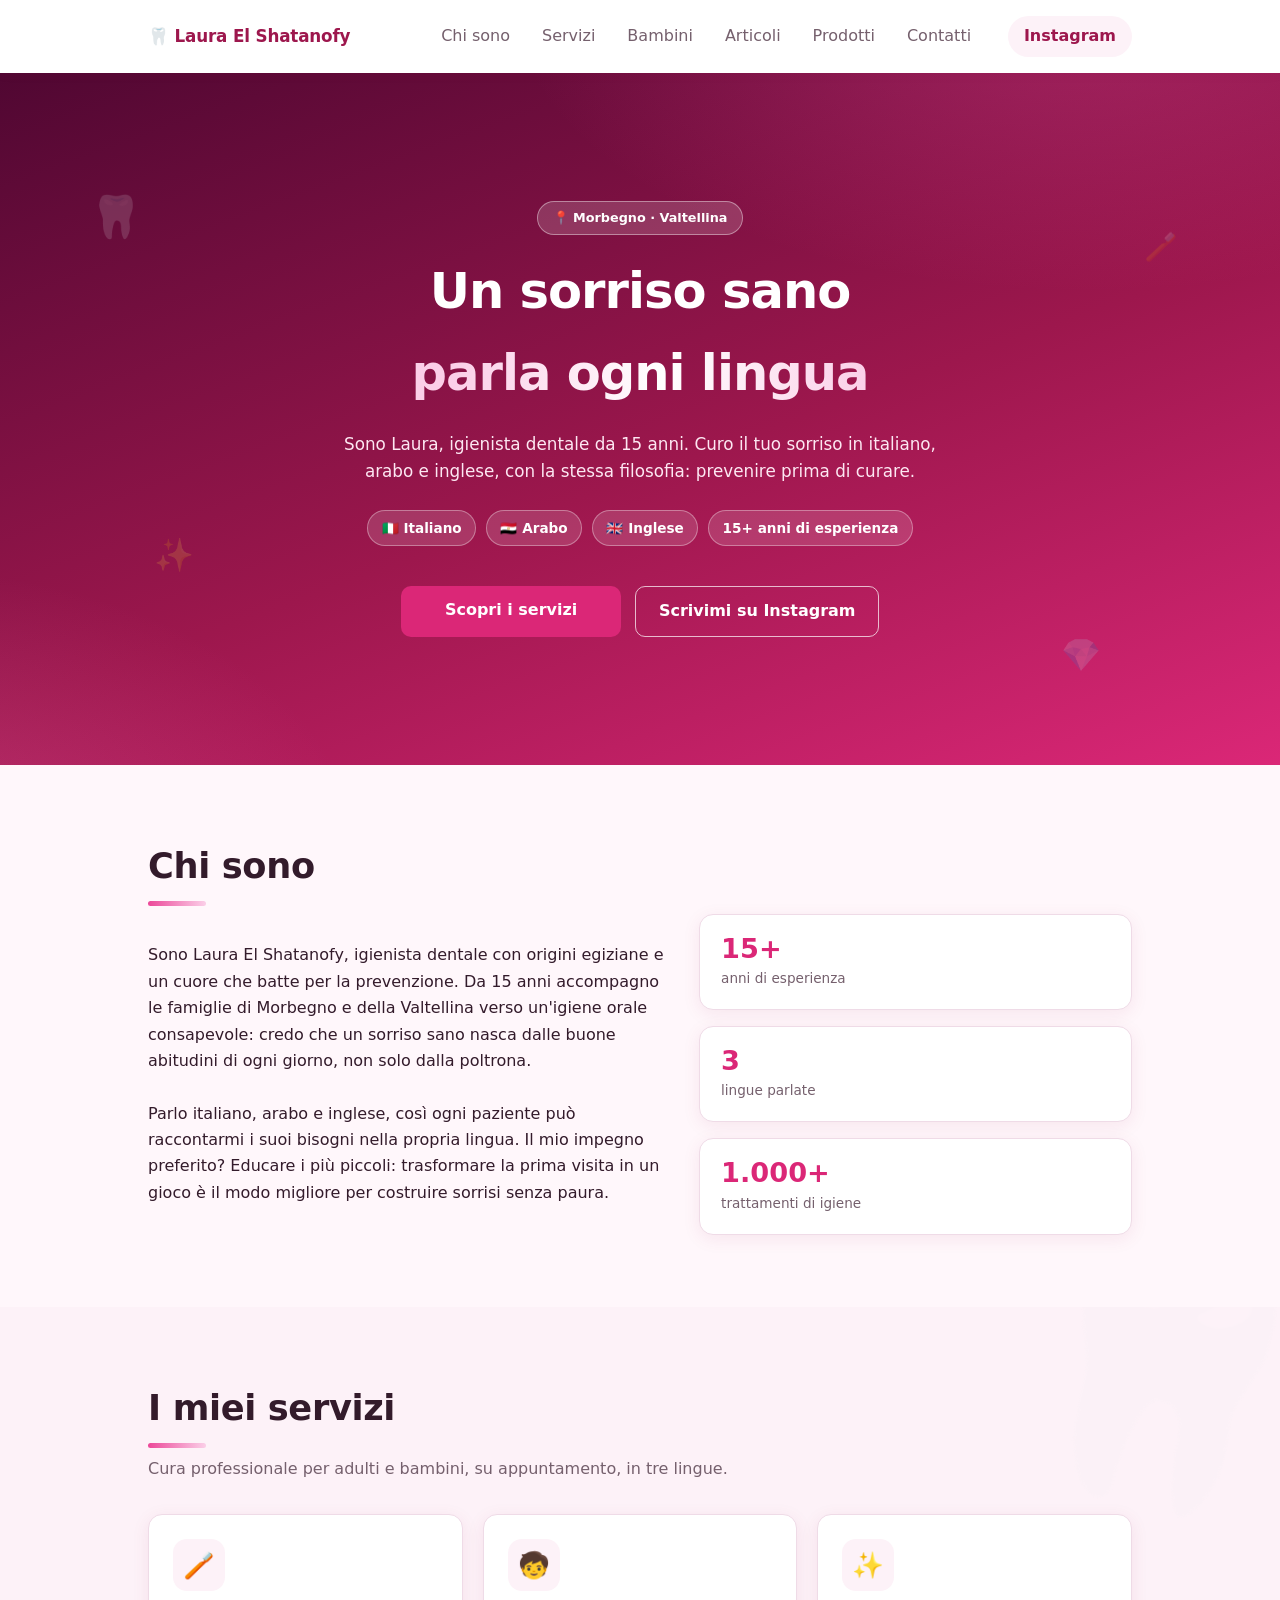
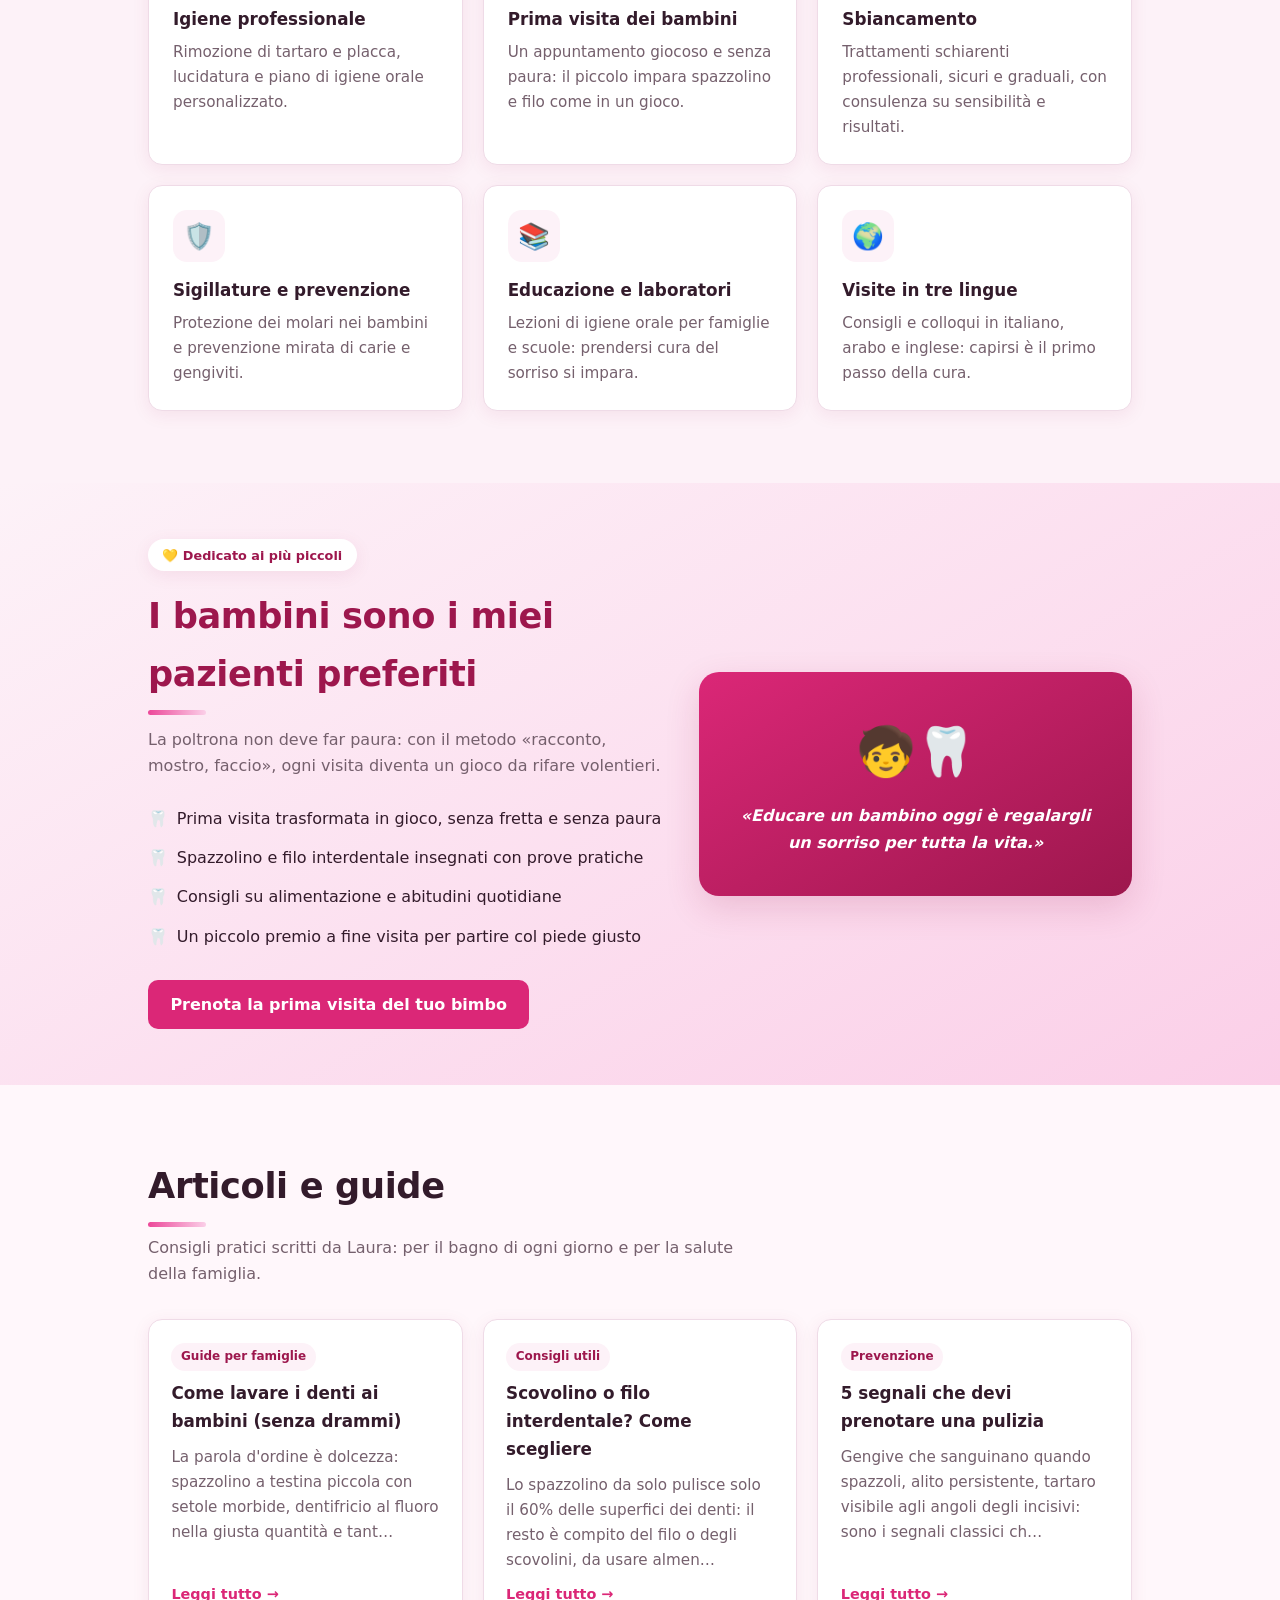
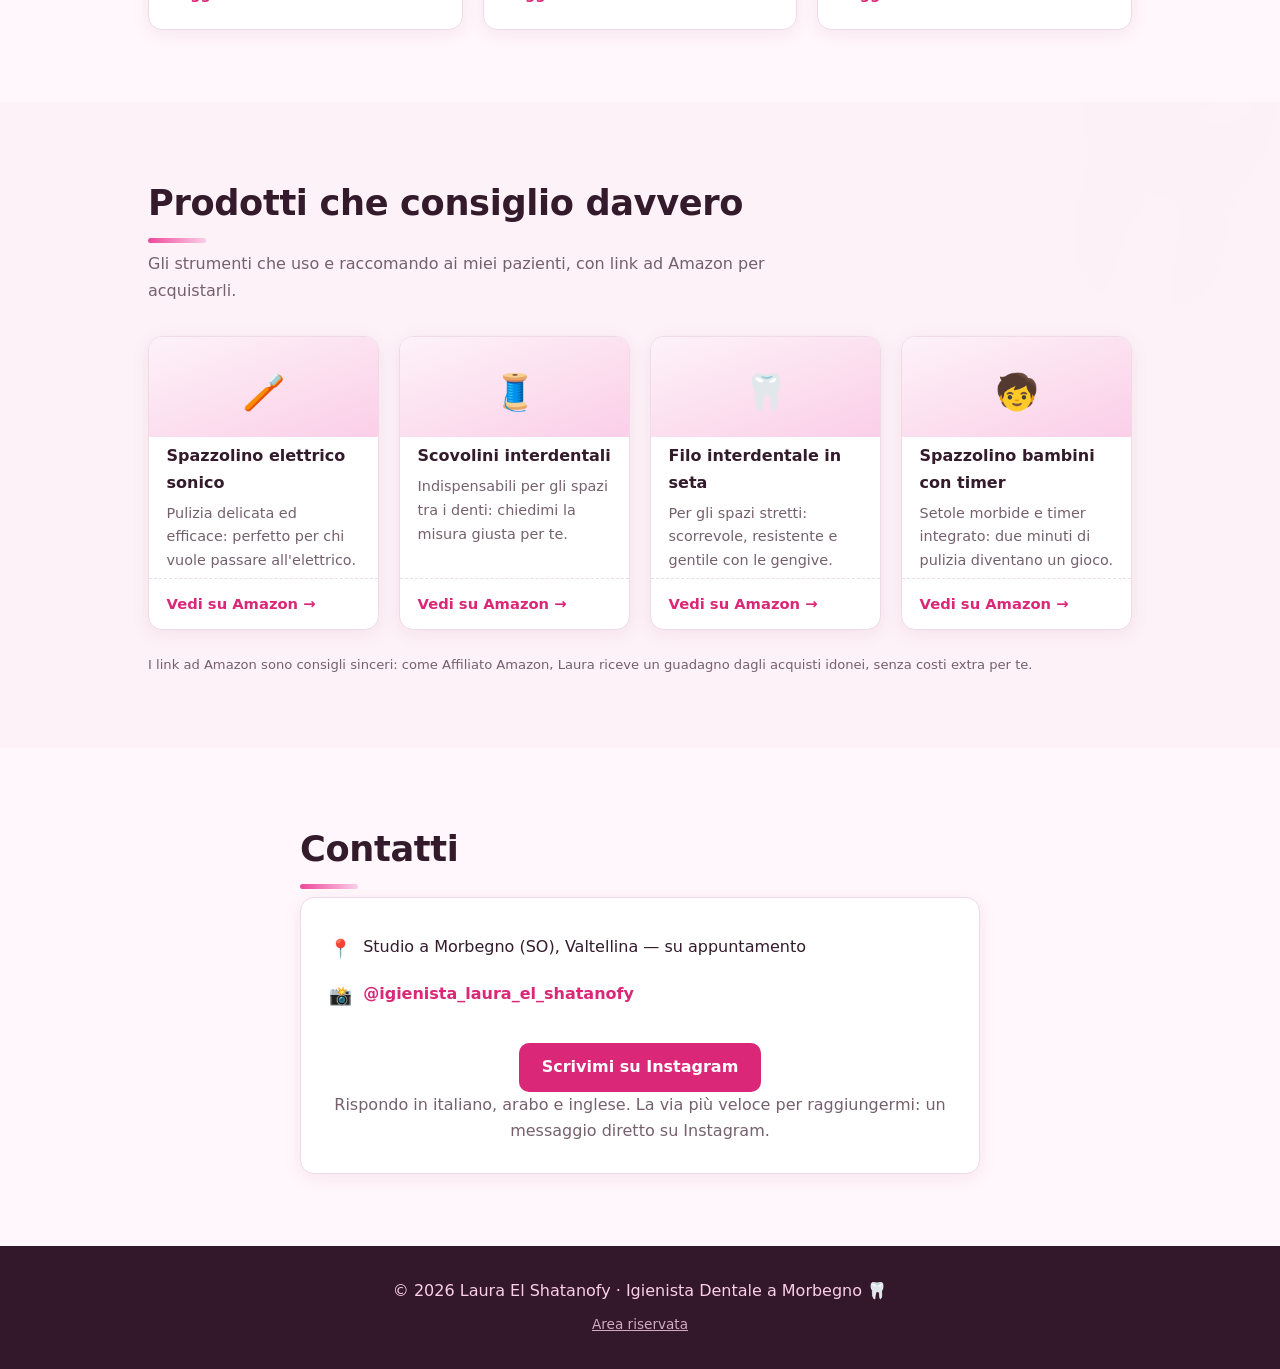
<file: index.html>
<!DOCTYPE html>
<html lang="it">
<head>
<meta charset="UTF-8">
<meta name="viewport" content="width=device-width, initial-scale=1.0">
<title>Laura El Shatanofy · Igienista Dentale a Morbegno</title>
<meta name="description" content="Laura El Shatanofy, igienista dentale a Morbegno da 15 anni. Visite in italiano, arabo e inglese, igiene per adulti e bambini, guide e consigli per un sorriso sano.">
<link rel="stylesheet" href="style.css">
</head>
<body>

<header class="site-header">
  <nav class="nav container" aria-label="Navigazione principale">
    <a class="logo" href="#top">🦷 Laura El&nbsp;Shatanofy</a>
    <button class="menu-btn" id="menu-btn" aria-label="Apri il menu" aria-expanded="false" aria-controls="nav-links">☰</button>
    <div class="nav-links" id="nav-links">
      <a class="nav-link" href="#chi-sono">Chi sono</a>
      <a class="nav-link" href="#servizi">Servizi</a>
      <a class="nav-link" href="#bambini">Bambini</a>
      <a class="nav-link" href="#articoli">Articoli</a>
      <a class="nav-link" href="#prodotti">Prodotti</a>
      <a class="nav-link" href="#contatti">Contatti</a>
      <a class="nav-link nav-cta" href="https://www.instagram.com/igienista_laura_el_shatanofy" target="_blank" rel="noopener">Instagram</a>
    </div>
  </nav>
</header>

<main id="top">

  <!-- HERO -->
  <section class="hero">
    <span class="float-tooth ft-1" aria-hidden="true">🦷</span>
    <span class="float-tooth ft-2" aria-hidden="true">✨</span>
    <span class="float-tooth ft-3" aria-hidden="true">🪥</span>
    <span class="float-tooth ft-4" aria-hidden="true">💎</span>
    <p class="badge" data-reveal>📍 Morbegno · Valtellina</p>
    <h1 data-reveal style="--d:.08s">Un sorriso sano<br><span class="grad">parla ogni lingua</span></h1>
    <p class="hero-tagline" id="tagline" data-reveal style="--d:.16s">Sono Laura, igienista dentale da 15 anni. Curo il tuo sorriso in italiano, arabo e inglese, con la stessa filosofia: prevenire prima di curare.</p>
    <div class="chips" aria-label="Lingue parlate" data-reveal style="--d:.24s">
      <span class="chip">🇮🇹 Italiano</span>
      <span class="chip">🇪🇬 Arabo</span>
      <span class="chip">🇬🇧 Inglese</span>
      <span class="chip">15+ anni di esperienza</span>
    </div>
    <div class="hero-cta" data-reveal style="--d:.32s">
      <a class="btn btn--primary" href="#servizi">Scopri i servizi</a>
      <a class="btn btn--ghost" href="https://www.instagram.com/igienista_laura_el_shatanofy" target="_blank" rel="noopener">Scrivimi su Instagram</a>
    </div>
  </section>

  <!-- CHI SONO -->
  <section class="section" id="chi-sono">
    <div class="container">
      <h2 class="section-title" data-reveal>Chi sono</h2>
      <div class="about-grid">
        <div class="about-text" data-reveal style="--d:.1s">
          <div id="bio"></div>
        </div>
        <div class="about-stats" data-reveal style="--d:.2s">
          <div class="stat"><span class="stat-num">15+</span><span class="stat-label">anni di esperienza</span></div>
          <div class="stat"><span class="stat-num">3</span><span class="stat-label">lingue parlate</span></div>
          <div class="stat"><span class="stat-num">1.000+</span><span class="stat-label">trattamenti di igiene</span></div>
        </div>
      </div>
    </div>
  </section>

  <!-- SERVIZI -->
  <section class="section section--alt" id="servizi">
    <div class="container">
      <h2 class="section-title" data-reveal>I miei servizi</h2>
      <p class="section-sub" data-reveal style="--d:.08s">Cura professionale per adulti e bambini, su appuntamento, in tre lingue.</p>
      <div class="grid">
        <div class="card" data-reveal><span class="card-icon">🪥</span><h3>Igiene professionale</h3><p>Rimozione di tartaro e placca, lucidatura e piano di igiene orale personalizzato.</p></div>
        <div class="card" data-reveal style="--d:.08s"><span class="card-icon">🧒</span><h3>Prima visita dei bambini</h3><p>Un appuntamento giocoso e senza paura: il piccolo impara spazzolino e filo come in un gioco.</p></div>
        <div class="card" data-reveal style="--d:.16s"><span class="card-icon">✨</span><h3>Sbiancamento</h3><p>Trattamenti schiarenti professionali, sicuri e graduali, con consulenza su sensibilità e risultati.</p></div>
        <div class="card" data-reveal style="--d:.24s"><span class="card-icon">🛡️</span><h3>Sigillature e prevenzione</h3><p>Protezione dei molari nei bambini e prevenzione mirata di carie e gengiviti.</p></div>
        <div class="card" data-reveal style="--d:.32s"><span class="card-icon">📚</span><h3>Educazione e laboratori</h3><p>Lezioni di igiene orale per famiglie e scuole: prendersi cura del sorriso si impara.</p></div>
        <div class="card" data-reveal style="--d:.4s"><span class="card-icon">🌍</span><h3>Visite in tre lingue</h3><p>Consigli e colloqui in italiano, arabo e inglese: capirsi è il primo passo della cura.</p></div>
      </div>
    </div>
  </section>

  <!-- BAMBINI -->
  <section class="kids" id="bambini">
    <div class="container kids-grid">
      <div data-reveal>
        <p class="badge badge--light">💛 Dedicato ai più piccoli</p>
        <h2 class="section-title">I bambini sono i miei pazienti preferiti</h2>
        <p class="kids-intro">La poltrona non deve far paura: con il metodo «racconto, mostro, faccio», ogni visita diventa un gioco da rifare volentieri.</p>
        <ul class="kids-list">
          <li>Prima visita trasformata in gioco, senza fretta e senza paura</li>
          <li>Spazzolino e filo interdentale insegnati con prove pratiche</li>
          <li>Consigli su alimentazione e abitudini quotidiane</li>
          <li>Un piccolo premio a fine visita per partire col piede giusto</li>
        </ul>
        <a class="btn btn--primary" href="https://www.instagram.com/igienista_laura_el_shatanofy" target="_blank" rel="noopener">Prenota la prima visita del tuo bimbo</a>
      </div>
      <div class="kids-panel" aria-hidden="true" data-reveal style="--d:.15s">
        <span class="kids-emoji">🧒🦷</span>
        <p>«Educare un bambino oggi è regalargli un sorriso per tutta la vita.»</p>
      </div>
    </div>
  </section>

  <!-- ARTICOLI -->
  <section class="section" id="articoli">
    <div class="container">
      <h2 class="section-title" data-reveal>Articoli e guide</h2>
      <p class="section-sub" data-reveal style="--d:.08s">Consigli pratici scritti da Laura: per il bagno di ogni giorno e per la salute della famiglia.</p>
      <div class="grid" id="articoli-grid"></div>
      <p class="empty" id="articoli-empty" hidden>Nessun articolo pubblicato per ora: torna presto a trovarmi! 😊</p>
    </div>
  </section>

  <!-- PRODOTTI CONSIGLIATI -->
  <section class="section section--alt" id="prodotti">
    <div class="container">
      <h2 class="section-title" data-reveal>Prodotti che consiglio davvero</h2>
      <p class="section-sub" data-reveal style="--d:.08s">Gli strumenti che uso e raccomando ai miei pazienti, con link ad Amazon per acquistarli.</p>
      <div class="grid grid--products" id="prodotti-grid"></div>
      <p class="affiliate-note">I link ad Amazon sono consigli sinceri: come Affiliato Amazon, Laura riceve un guadagno dagli acquisti idonei, senza costi extra per te.</p>
    </div>
  </section>

  <!-- CONTATTI -->
  <section class="section" id="contatti">
    <div class="container container--narrow">
      <h2 class="section-title" data-reveal>Contatti</h2>
      <div class="contact-card" data-reveal style="--d:.1s">
        <ul class="contact-list">
          <li class="contact-row"><span class="contact-icon">📍</span><span>Studio a Morbegno (SO), Valtellina — su appuntamento</span></li>
          <li class="contact-row" id="tel-row" hidden><span class="contact-icon">📞</span><a id="tel-link" href=""></a></li>
          <li class="contact-row" id="email-row" hidden><span class="contact-icon">✉️</span><a id="email-link" href=""></a></li>
          <li class="contact-row"><span class="contact-icon">📸</span><a href="https://www.instagram.com/igienista_laura_el_shatanofy" target="_blank" rel="noopener">@igienista_laura_el_shatanofy</a></li>
        </ul>
        <a class="btn btn--primary" href="https://www.instagram.com/igienista_laura_el_shatanofy" target="_blank" rel="noopener">Scrivimi su Instagram</a>
        <p class="muted">Rispondo in italiano, arabo e inglese. La via più veloce per raggiungermi: un messaggio diretto su Instagram.</p>
      </div>
    </div>
  </section>

</main>

<footer class="site-footer">
  <p>© 2026 Laura El Shatanofy · Igienista Dentale a Morbegno 🦷</p>
  <a class="footer-admin" href="admin.html">Area riservata</a>
</footer>

<!-- MODALE ARTICOLO -->
<div class="modal" id="articolo-modal" role="dialog" aria-modal="true" aria-labelledby="modal-titolo" aria-hidden="true">
  <div class="modal-card">
    <button class="modal-close" id="modal-close" aria-label="Chiudi articolo" type="button">✕</button>
    <p class="article-tag" id="modal-categoria"></p>
    <h3 class="modal-titolo" id="modal-titolo"></h3>
    <p class="article-date" id="modal-data"></p>
    <div class="modal-body" id="modal-testo"></div>
  </div>
</div>

<script src="script.js"></script>
</body>
</html>
</file>
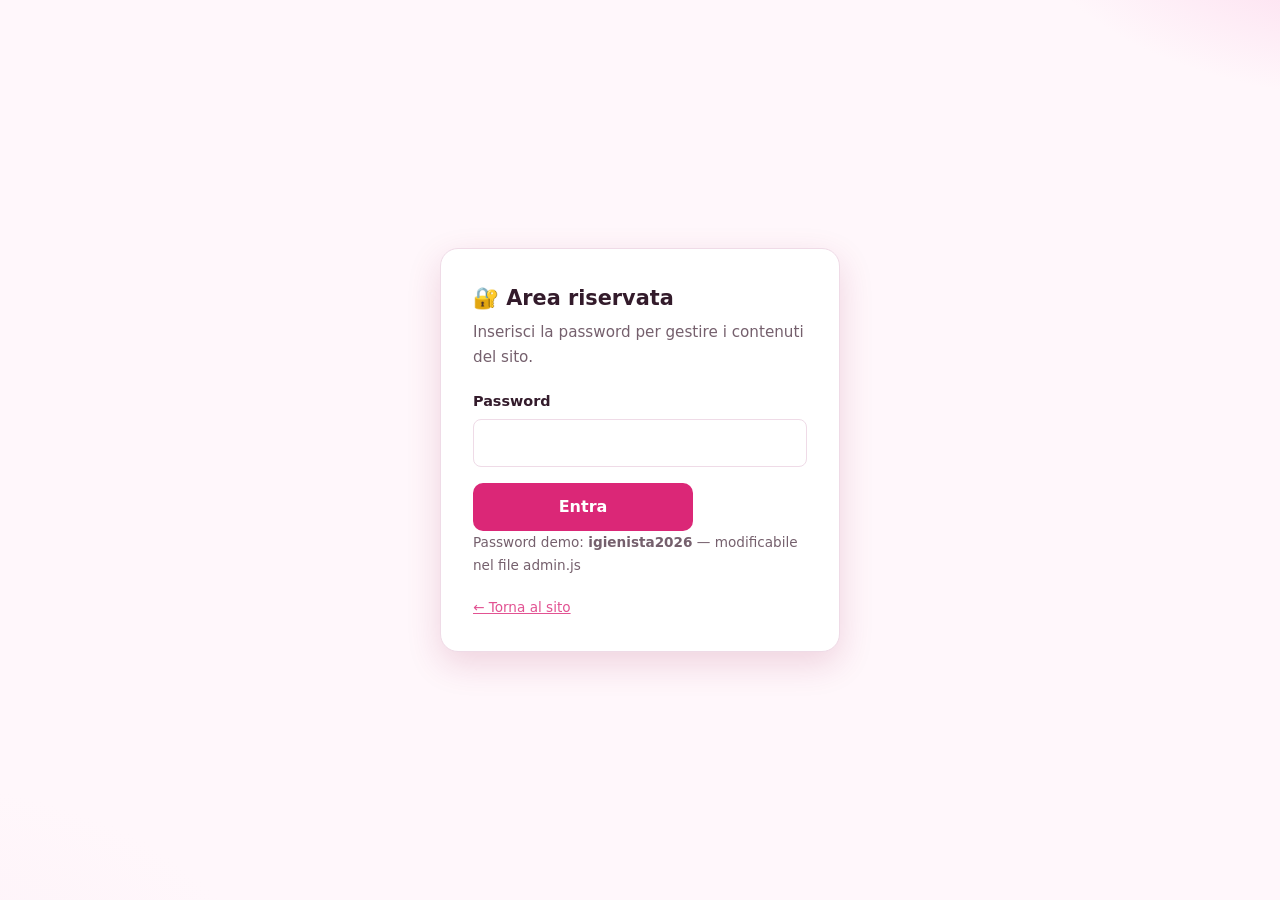
<file: admin.html>
<!DOCTYPE html>
<html lang="it">
<head>
<meta charset="UTF-8">
<meta name="viewport" content="width=device-width, initial-scale=1.0">
<title>Area riservata · Laura El Shatanofy</title>
<link rel="stylesheet" href="style.css">
</head>
<body class="admin">

<!-- LOGIN -->
<section class="admin-login" id="login-view">
  <form class="login-card" id="login-form">
    <h1>🔐 Area riservata</h1>
    <p class="muted">Inserisci la password per gestire i contenuti del sito.</p>
    <div class="field">
      <label for="login-pass">Password</label>
      <input type="password" id="login-pass" autocomplete="current-password" required>
    </div>
    <button class="btn btn--primary" type="submit">Entra</button>
    <p class="msg" id="login-msg" role="status"></p>
    <p class="hint">Password demo: <strong>igienista2026</strong> — modificabile nel file admin.js</p>
    <a class="footer-admin" href="index.html">← Torna al sito</a>
  </form>
</section>

<!-- PANNELLO ADMIN -->
<div class="admin-shell" id="admin-view" hidden>
  <header class="admin-header">
    <h1 class="admin-title">Gestione contenuti 🦷</h1>
    <div class="admin-actions">
      <a class="btn btn--outline" href="index.html" target="_blank" rel="noopener">Vedi il sito</a>
      <button class="btn btn--danger" id="btn-logout" type="button">Esci</button>
    </div>
  </header>

  <nav class="tabs" aria-label="Sezioni di gestione">
    <button class="tab-btn active" data-tab="presentazione" type="button">Presentazione</button>
    <button class="tab-btn" data-tab="articoli" type="button">Articoli</button>
    <button class="tab-btn" data-tab="prodotti" type="button">Prodotti</button>
    <button class="tab-btn" data-tab="backup" type="button">Backup</button>
  </nav>

  <main class="admin-main">

    <!-- PRESENTAZIONE -->
    <section class="admin-panel" id="tab-presentazione">
      <form class="admin-form" id="form-presentazione">
        <div class="field">
          <label for="pres-tagline">Frase di presentazione (hero)</label>
          <textarea id="pres-tagline" rows="3" required></textarea>
        </div>
        <div class="field">
          <label for="pres-bio">Biografia — sezione «Chi sono» (riga vuota = nuovo paragrafo)</label>
          <textarea id="pres-bio" rows="8" required></textarea>
        </div>
        <div class="form-grid">
          <div class="field">
            <label for="pres-telefono">Telefono (opzionale)</label>
            <input type="tel" id="pres-telefono" placeholder="+39 0342 ...">
          </div>
          <div class="field">
            <label for="pres-email">Email (opzionale)</label>
            <input type="email" id="pres-email" placeholder="laura@esempio.it">
          </div>
        </div>
        <button class="btn btn--primary" type="submit">Salva presentazione</button>
        <p class="msg" id="pres-msg" role="status"></p>
      </form>
    </section>

    <!-- ARTICOLI -->
    <section class="admin-panel" id="tab-articoli" hidden>
      <form class="admin-form" id="form-articolo">
        <input type="hidden" id="art-id">
        <div class="form-grid">
          <div class="field">
            <label for="art-titolo">Titolo</label>
            <input type="text" id="art-titolo" required>
          </div>
          <div class="field">
            <label for="art-categoria">Categoria</label>
            <input type="text" id="art-categoria" placeholder="Guide per famiglie, Consigli…" required>
          </div>
        </div>
        <div class="field">
          <label for="art-img">Immagine URL (opzionale)</label>
          <input type="url" id="art-img" placeholder="https://…">
        </div>
        <div class="field">
          <label for="art-testo">Testo dell'articolo</label>
          <textarea id="art-testo" rows="10" required placeholder="Scrivi qui il contenuto… lascia una riga vuota tra i paragrafi."></textarea>
        </div>
        <label class="check"><input type="checkbox" id="art-pubblicato" checked> Pubblicato (visibile sul sito)</label>
        <div class="admin-actions admin-actions--form">
          <button class="btn btn--primary" type="submit">Salva articolo</button>
          <button class="btn btn--outline" type="button" id="art-annulla" hidden>Annulla modifica</button>
        </div>
        <p class="msg" id="art-msg" role="status"></p>
      </form>
      <h2 class="admin-subtitle">Articoli esistenti</h2>
      <ul class="admin-list" id="lista-articoli"></ul>
    </section>

    <!-- PRODOTTI -->
    <section class="admin-panel" id="tab-prodotti" hidden>
      <form class="admin-form" id="form-prodotto">
        <input type="hidden" id="pro-id">
        <div class="form-grid">
          <div class="field">
            <label for="pro-nome">Nome prodotto</label>
            <input type="text" id="pro-nome" required>
          </div>
          <div class="field">
            <label for="pro-icona">Icona emoji</label>
            <input type="text" id="pro-icona" placeholder="🦷" maxlength="4">
          </div>
        </div>
        <div class="field">
          <label for="pro-descrizione">Descrizione breve</label>
          <input type="text" id="pro-descrizione" required>
        </div>
        <div class="field">
          <label for="pro-link">Link Amazon</label>
          <input type="url" id="pro-link" required placeholder="https://www.amazon.it/…">
        </div>
        <div class="admin-actions admin-actions--form">
          <button class="btn btn--primary" type="submit">Salva prodotto</button>
          <button class="btn btn--outline" type="button" id="pro-annulla" hidden>Annulla modifica</button>
        </div>
        <p class="msg" id="pro-msg" role="status"></p>
      </form>
      <h2 class="admin-subtitle">Prodotti esistenti</h2>
      <ul class="admin-list" id="lista-prodotti"></ul>
    </section>

    <!-- BACKUP -->
    <section class="admin-panel" id="tab-backup" hidden>
      <div class="admin-form">
        <h2 class="admin-subtitle">Salva e trasferisci i contenuti</h2>
        <p class="muted">I contenuti sono salvati in <strong>questo browser</strong>. Per vederli su un altro computer (o dopo una pulizia del browser), esporta un file di backup e reimportalo dove ti serve.</p>
        <div class="admin-actions admin-actions--form">
          <button class="btn btn--primary" id="btn-export" type="button">⬇ Esporta backup (JSON)</button>
          <label class="btn btn--outline file-label">⬆ Importa backup
            <input type="file" id="import-file" accept="application/json,.json" hidden>
          </label>
          <button class="btn btn--danger" id="btn-reset" type="button">↺ Ripristina contenuti iniziali</button>
        </div>
        <p class="msg" id="backup-msg" role="status"></p>
      </div>
    </section>

  </main>
</div>

<script src="admin.js"></script>
</body>
</html>
</file>
<file: style.css>
/* ============================================================
   Laura El Shatanofy — style.css
   Design system rosa, mobile-first, animazioni leggere.
   ============================================================ */

/* ============ RESET & VARIABILI ============ */
* { margin: 0; padding: 0; box-sizing: border-box; }
[hidden] { display: none !important; }

:root {
  --accent: #ec4899;
  --accent-strong: #db2777;
  --accent-dark: #9d174d;
  --accent-soft: #fbcfe8;
  --accent-softer: #fdf2f8;
  --ink: #331b2b;
  --ink-soft: #75606d;
  --bg: #fff7fb;
  --card: #ffffff;
  --line: #efdbe7;
  --danger: #b91c1c;
  --radius: 14px;
  --shadow: 0 4px 18px rgba(154, 23, 77, .08);
  --shadow-lg: 0 12px 34px rgba(154, 23, 77, .16);
}

html { scroll-behavior: smooth; }
body {
  font-family: system-ui, -apple-system, "Segoe UI", sans-serif;
  color: var(--ink);
  background: var(--bg);
  line-height: 1.65;
}
img { max-width: 100%; display: block; }
button { font: inherit; cursor: pointer; }
a { color: var(--accent-strong); }
a:focus-visible, button:focus-visible, [tabindex]:focus-visible {
  outline: 3px solid var(--accent);
  outline-offset: 2px;
  border-radius: 6px;
}

/* ============ UTILITIES ============ */
.container { max-width: 1024px; margin: 0 auto; padding: 0 1.25rem; }
.container--narrow { max-width: 720px; }
.section { padding: 3.5rem 0; }
.section-title { font-size: clamp(1.5rem, 4vw, 2.2rem); margin-bottom: .5rem; letter-spacing: -.01em; }
.section-title::after {
  content: "";
  display: block;
  width: 58px; height: 5px;
  border-radius: 999px;
  margin-top: .4rem;
  background: linear-gradient(90deg, var(--accent), var(--accent-soft));
}
.section-sub { color: var(--ink-soft); margin-bottom: 2rem; max-width: 620px; }
.section--alt { background: var(--accent-softer); position: relative; overflow: hidden; }
.section--alt::before {
  content: "🦷";
  position: absolute;
  top: -3rem; right: -2rem;
  font-size: 15rem; line-height: 1;
  opacity: .05;
  transform: rotate(14deg);
  pointer-events: none;
}
.section--alt .section-title, .section--alt .section-sub { position: relative; }
.muted { color: var(--ink-soft); }
.hint { font-size: .85rem; color: var(--ink-soft); }
.msg { padding: .6rem .9rem; border-radius: 8px; font-size: .9rem; background: var(--accent-softer); color: var(--accent-dark); margin-top: .75rem; }
.msg:empty { display: none; }
.msg--err { background: #fef2f2; color: #991b1b; }
.empty { color: var(--ink-soft); font-style: italic; padding: .75rem 0; }

/* ============ BOTTONI ============ */
.btn {
  display: inline-block;
  background: var(--accent);
  color: #fff;
  padding: .7rem 1.4rem;
  border: none; border-radius: 10px;
  font-weight: 600; text-decoration: none; text-align: center;
  transition: transform .2s ease-out, background .2s ease-out, box-shadow .2s ease-out;
}
.btn:hover { background: var(--accent-strong); transform: translateY(-2px); box-shadow: var(--shadow); }
.btn--primary { background: var(--accent-strong); width: 100%; }
.btn--primary:hover { background: var(--accent-dark); }
.btn--ghost { background: transparent; border: 1.5px solid rgba(255, 255, 255, .7); color: #fff; }
.btn--ghost:hover { background: rgba(255, 255, 255, .16); }
.btn--outline { background: var(--card); border: 1.5px solid var(--line); color: var(--accent-dark); }
.btn--outline:hover { border-color: var(--accent); color: var(--accent-strong); background: var(--card); }
.btn--danger { background: transparent; border: 1.5px solid #fca5a5; color: var(--danger); }
.btn--danger:hover { background: #fee2e2; color: var(--danger); transform: none; box-shadow: none; }
.btn--small { padding: .4rem .8rem; font-size: .85rem; border-radius: 8px; }

/* ============ HEADER ============ */
.site-header {
  position: sticky; top: 0; z-index: 50;
  background: rgba(255, 255, 255, .92);
  backdrop-filter: blur(8px);
  box-shadow: 0 1px 10px rgba(154, 23, 77, .08);
}
.nav { display: flex; flex-wrap: wrap; justify-content: space-between; align-items: center; padding: .9rem 1.25rem; gap: .5rem; }
.logo { font-weight: 800; color: var(--accent-dark); text-decoration: none; font-size: 1.05rem; letter-spacing: -.01em; }
.menu-btn { background: #fff; border: 1px solid var(--line); border-radius: 10px; font-size: 1.25rem; padding: .3rem .7rem; color: var(--ink); }
.nav-links { display: none; flex-direction: column; width: 100%; padding: .4rem 0 .8rem; }
.nav-links.open { display: flex; }
.nav-link { color: var(--ink-soft); text-decoration: none; padding: .55rem .3rem; font-weight: 500; transition: color .2s ease-out; }
.nav-link:hover { color: var(--accent-strong); }
.nav-link.nav-cta { background: var(--accent-softer); color: var(--accent-dark); border-radius: 999px; padding: .45rem 1rem; font-weight: 700; }
.nav-link.nav-cta:hover { background: var(--accent-soft); }

/* ============ HERO ============ */
.hero {
  position: relative; overflow: hidden;
  text-align: center;
  padding: 5rem 1.5rem;
  color: #fff;
  background:
    radial-gradient(60rem 30rem at 85% -10%, rgba(236, 72, 153, .35), transparent 60%),
    radial-gradient(50rem 28rem at -10% 110%, rgba(244, 114, 182, .25), transparent 60%),
    linear-gradient(160deg, #500732, var(--accent-dark) 55%, var(--accent-strong));
}
.hero h1 { font-size: clamp(1.9rem, 5.5vw, 3.1rem); margin-bottom: 1rem; letter-spacing: -.02em; }
.hero-tagline { max-width: 640px; margin: 0 auto; color: #fde7f2; font-size: 1.05rem; }
.hero .btn { margin-top: .5rem; }
.hero-cta { display: flex; flex-wrap: wrap; gap: .9rem; justify-content: center; margin-top: 2rem; }
@media (max-width: 767px) { .hero-cta .btn { width: 100%; } }

/* testo con gradiente rosa (seconda riga del titolo hero) */
.grad {
  background: linear-gradient(92deg, var(--accent-soft) 10%, #fff 55%, var(--accent-soft) 100%);
  -webkit-background-clip: text;
  background-clip: text;
  color: transparent;
  -webkit-text-fill-color: transparent;
}

/* denti decorativi fluttuanti */
.float-tooth {
  position: absolute;
  font-size: 2rem;
  opacity: .16;
  pointer-events: none;
  user-select: none;
  animation: floatY 7s ease-in-out infinite;
}
.float-tooth.ft-1 { top: 16%; left: 7%; font-size: 2.6rem; }
.float-tooth.ft-2 { top: 66%; left: 12%; animation-delay: 1.4s; }
.float-tooth.ft-3 { top: 22%; right: 8%; left: auto; animation-delay: 2.2s; font-size: 1.7rem; }
.float-tooth.ft-4 { bottom: 12%; right: 14%; left: auto; animation-delay: .8s; }
@keyframes floatY {
  0%, 100% { transform: translateY(0) rotate(-6deg); }
  50% { transform: translateY(-16px) rotate(8deg); }
}

/* ============ BADGE & CHIPS ============ */
.badge {
  display: inline-block;
  background: var(--accent-soft);
  color: var(--accent-dark);
  font-size: .8rem; font-weight: 700;
  padding: .35rem .9rem;
  border-radius: 999px;
  margin-bottom: 1rem;
}
.hero .badge { background: rgba(255, 255, 255, .16); border: 1px solid rgba(255, 255, 255, .4); color: #fff; }
.badge--light { background: #fff; color: var(--accent-dark); box-shadow: var(--shadow); }
.chips { display: flex; flex-wrap: wrap; gap: .6rem; justify-content: center; margin-top: 1.5rem; }
.chip {
  background: rgba(255, 255, 255, .14);
  border: 1px solid rgba(255, 255, 255, .35);
  color: #fff;
  padding: .35rem .85rem;
  border-radius: 999px;
  font-size: .85rem; font-weight: 600;
  transition: transform .2s ease-out, background .2s ease-out;
}
.chip:hover { transform: translateY(-2px); background: rgba(255, 255, 255, .26); }

/* ============ REVEAL ON SCROLL ============ */
[data-reveal] {
  opacity: 0;
  transform: translateY(18px);
  transition: opacity .55s ease-out, transform .55s ease-out;
  transition-delay: var(--d, 0s);
}
[data-reveal].in { opacity: 1; transform: none; }

/* ============ CHI SONO ============ */
.about-grid { display: grid; gap: 2rem; align-items: center; }
.about-text p { color: var(--ink-soft); }
.about-stats { display: grid; gap: 1rem; }
.stat {
  background: var(--card);
  border: 1px solid var(--line);
  border-radius: var(--radius);
  padding: 1.1rem 1.3rem;
  box-shadow: var(--shadow);
  transition: transform .2s ease-out;
}
.stat:hover { transform: translateY(-3px); }
.stat-num { display: block; font-size: 1.7rem; font-weight: 800; color: var(--accent-strong); line-height: 1.2; }
.stat-label { font-size: .85rem; color: var(--ink-soft); }

/* ============ GRIGLIA SERVIZI ============ */
.grid { display: grid; gap: 1.25rem; grid-template-columns: repeat(auto-fill, minmax(250px, 1fr)); }
.card {
  background: var(--card);
  border: 1px solid var(--line);
  border-radius: var(--radius);
  padding: 1.5rem;
  box-shadow: var(--shadow);
  transition: transform .2s ease-out, box-shadow .2s ease-out, border-color .2s ease-out;
}
.card:hover { transform: translateY(-5px); box-shadow: var(--shadow-lg); border-color: var(--accent-soft); }
.card-icon {
  display: inline-grid; place-items: center;
  width: 52px; height: 52px;
  font-size: 1.6rem;
  border-radius: 14px;
  background: var(--accent-softer);
  margin-bottom: .9rem;
}
.card h3 { font-size: 1.05rem; margin-bottom: .4rem; }
.card p { font-size: .95rem; color: var(--ink-soft); }

/* ============ BAMBINI ============ */
.kids { background: linear-gradient(150deg, var(--accent-softer), var(--accent-soft)); padding: 3.5rem 0; }
.kids-grid { display: grid; gap: 2rem; align-items: center; }
.kids .section-title { color: var(--accent-dark); }
.kids-intro { color: var(--ink-soft); margin: .75rem 0 1.25rem; }
.kids-list { list-style: none; margin-bottom: 1.5rem; }
.kids-list li { padding: .4rem 0; color: var(--ink); }
.kids-list li::before { content: "🦷"; margin-right: .55rem; }
.kids-panel {
  background: linear-gradient(150deg, var(--accent-strong), var(--accent-dark));
  color: #fff;
  border-radius: 20px;
  padding: 2.5rem 2rem;
  text-align: center;
  box-shadow: var(--shadow-lg);
}
.kids-emoji { display: block; font-size: 3rem; margin-bottom: .75rem; }
.kids-panel p { font-style: italic; font-weight: 600; }

/* ============ ARTICOLI ============ */
.article-card {
  background: var(--card);
  border: 1px solid var(--line);
  border-radius: var(--radius);
  padding: 1.4rem;
  display: flex; flex-direction: column; gap: .6rem;
  box-shadow: var(--shadow);
  cursor: pointer;
  transition: transform .2s ease-out, box-shadow .2s ease-out, border-color .2s ease-out;
}
.article-card:hover, .article-card:focus-visible { transform: translateY(-5px); box-shadow: var(--shadow-lg); border-color: var(--accent-soft); }
.article-tag {
  align-self: flex-start;
  background: var(--accent-softer);
  color: var(--accent-dark);
  font-size: .75rem; font-weight: 700;
  padding: .25rem .6rem;
  border-radius: 999px;
}
.article-title { font-size: 1.05rem; }
.article-excerpt { color: var(--ink-soft); font-size: .95rem; flex: 1; }
.article-more { color: var(--accent-strong); font-weight: 700; font-size: .9rem; }
.article-card:hover .article-more { text-decoration: underline; }
.article-date { font-size: .8rem; color: var(--ink-soft); }

/* ============ MODALE ARTICOLO ============ */
.modal {
  position: fixed; inset: 0; z-index: 100;
  display: flex; align-items: center; justify-content: center;
  padding: 1rem;
  background: rgba(51, 27, 43, .6);
  opacity: 0; visibility: hidden;
  transition: opacity .25s ease-out, visibility .25s ease-out;
}
.modal.open { opacity: 1; visibility: visible; }
.modal-card {
  background: var(--card);
  border-radius: 18px;
  max-width: 640px; width: 100%;
  max-height: 85vh; overflow-y: auto;
  padding: 2rem;
  position: relative;
  transform: translateY(14px) scale(.97);
  transition: transform .25s ease-out;
}
.modal.open .modal-card { transform: none; }
.modal-close {
  position: absolute; top: .7rem; right: .85rem;
  background: var(--accent-softer);
  border: none; border-radius: 50%;
  width: 38px; height: 38px;
  font-size: 1.1rem; color: var(--accent-dark);
  transition: background .2s ease-out;
}
.modal-close:hover { background: var(--accent-soft); }
.modal-card h3, .modal-titolo { font-size: 1.35rem; line-height: 1.3; margin: .4rem 0 .2rem; padding-right: 2.5rem; }
.modal-body { margin-top: 1rem; }
.modal-body p { margin-bottom: .9rem; color: var(--ink-soft); }

/* ============ PRODOTTI ============ */
/* griglia più compatta per le card prodotto Amazon */
.grid--products { grid-template-columns: repeat(auto-fill, minmax(210px, 1fr)); }

.product-card {
  background: var(--card);
  border: 1px solid var(--line);
  border-radius: var(--radius);
  overflow: hidden;
  display: flex; flex-direction: column;
  box-shadow: var(--shadow);
  transition: transform .2s ease-out, box-shadow .2s ease-out;
}
.product-card:hover { transform: translateY(-5px); box-shadow: var(--shadow-lg); }
.product-icon {
  display: grid; place-items: center;
  font-size: 2.2rem;
  padding: 1.6rem 0 1rem;
  background: linear-gradient(160deg, var(--accent-softer), var(--accent-soft));
}
.product-name { font-size: 1rem; padding: .4rem 1.1rem 0; }
.product-desc { font-size: .9rem; color: var(--ink-soft); padding: .35rem 1.1rem; flex: 1; }
.product-link {
  display: block;
  padding: .8rem 1.1rem;
  font-weight: 700; font-size: .92rem;
  text-decoration: none;
  color: var(--accent-strong);
  border-top: 1px dashed var(--line);
  transition: background .2s ease-out, color .2s ease-out;
}
.product-link:hover { background: var(--accent-softer); color: var(--accent-dark); }
.affiliate-note { margin-top: 1.5rem; font-size: .82rem; color: var(--ink-soft); position: relative; }

/* ============ CONTATTI & FOOTER ============ */
.contact-card {
  background: var(--card);
  border: 1px solid var(--line);
  border-radius: var(--radius);
  padding: 1.75rem;
  box-shadow: var(--shadow);
  text-align: center;
}
.contact-list { list-style: none; text-align: left; margin-bottom: 1.5rem; }
.contact-row { display: flex; gap: .7rem; align-items: flex-start; padding: .5rem 0; }
.contact-icon { font-size: 1.15rem; }
.contact-row a { font-weight: 600; text-decoration: none; }
.contact-row a:hover { text-decoration: underline; }
.site-footer {
  text-align: center;
  padding: 2rem 1rem;
  background: #33172a;
  color: var(--accent-soft);
}
.site-footer p { margin-bottom: .4rem; }
.footer-admin { color: var(--accent-soft); font-size: .85rem; opacity: .8; }
.footer-admin:hover { opacity: 1; }

/* ============ ADMIN: LOGIN ============ */
.admin { background: var(--bg); min-height: 100vh; }
.admin-login {
  display: grid; place-items: center;
  min-height: 100vh;
  padding: 1.5rem;
  background:
    radial-gradient(40rem 20rem at 110% -10%, var(--accent-soft), transparent 60%),
    radial-gradient(40rem 22rem at -10% 110%, var(--accent-softer), transparent 60%),
    var(--bg);
}
.login-card {
  background: var(--card);
  border: 1px solid var(--line);
  border-radius: 18px;
  box-shadow: var(--shadow-lg);
  padding: 2rem;
  width: 100%; max-width: 400px;
}
.login-card h1 { font-size: 1.3rem; margin-bottom: .25rem; }
.login-card .muted { display: block; margin-bottom: 1.25rem; font-size: .95rem; }
.login-card .footer-admin { display: block; margin-top: 1.25rem; color: var(--accent-strong); }

/* ============ FORM (condivisi) ============ */
.field { margin-bottom: 1rem; }
.field label { display: block; font-weight: 600; font-size: .9rem; margin-bottom: .35rem; }
.field input, .field textarea, .field select {
  width: 100%;
  padding: .6rem .8rem;
  border: 1px solid var(--line);
  border-radius: 8px;
  font: inherit;
  background: #fff;
  color: var(--ink);
  transition: border-color .2s ease-out, box-shadow .2s ease-out;
}
.field input:focus-visible, .field textarea:focus-visible, .field select:focus-visible {
  outline: none;
  border-color: var(--accent);
  box-shadow: 0 0 0 3px var(--accent-soft);
}
.field textarea { min-height: 130px; resize: vertical; }
.form-grid { display: grid; gap: 0 1rem; }
.check { display: flex; align-items: center; gap: .5rem; margin: .75rem 0; font-size: .95rem; }
.check input { width: auto; }

/* ============ ADMIN: PANNELLO ============ */
.admin-shell { padding-bottom: 3rem; }
.admin-header {
  display: flex; flex-wrap: wrap; gap: .75rem;
  justify-content: space-between; align-items: center;
  padding: 1rem 1.25rem;
  background: var(--card);
  border-bottom: 1px solid var(--line);
  position: sticky; top: 0; z-index: 40;
}
.admin-title { font-size: 1.15rem; }
.admin-actions { display: flex; flex-wrap: wrap; gap: .5rem; align-items: center; }
.admin-actions .btn { margin: 0; }
.admin-actions--form { display: flex; flex-wrap: wrap; gap: .75rem; margin-top: .5rem; }

.tabs {
  display: flex; flex-wrap: wrap; gap: .5rem;
  max-width: 1024px;
  margin: 1.25rem auto 0;
  padding: 0 1.25rem;
}
.tab-btn {
  background: var(--card);
  border: 1px solid var(--line);
  border-radius: 999px;
  padding: .5rem 1.1rem;
  font-weight: 600;
  color: var(--ink-soft);
  transition: background .2s ease-out, color .2s ease-out, border-color .2s ease-out;
}
.tab-btn:hover { border-color: var(--accent); color: var(--accent-strong); }
.tab-btn.active { background: var(--accent-strong); border-color: transparent; color: #fff; }

.admin-main { max-width: 1024px; margin: 0 auto; padding: 1.5rem 1.25rem; }
.admin-panel {
  background: var(--card);
  border: 1px solid var(--line);
  border-radius: var(--radius);
  padding: 1.5rem;
  margin-bottom: 1.5rem;
  box-shadow: var(--shadow);
}
.admin-form { max-width: 720px; }
.admin-subtitle { font-size: 1.05rem; margin: 1.5rem 0 .75rem; }
.file-label { position: relative; overflow: hidden; }

/* righe lista articoli/prodotti in admin */
.admin-list { list-style: none; max-width: 720px; }
.admin-row {
  display: flex; flex-wrap: wrap;
  justify-content: space-between; align-items: center;
  gap: .75rem;
  padding: .8rem 0;
  border-top: 1px solid var(--line);
}
.admin-list .admin-row:first-child { border-top: none; padding-top: 0; }
.admin-row-main { display: flex; flex-direction: column; gap: .15rem; min-width: 0; flex: 1; }
.admin-row-meta { font-size: .8rem; color: var(--ink-soft); }

/* ============ RESPONSIVE ============ */
@media (min-width: 768px) {
  .menu-btn { display: none; }
  .nav-links { display: flex; flex-direction: row; width: auto; padding: 0; gap: 1.4rem; align-items: center; }
  .nav-link.nav-cta { margin-left: .6rem; }
  .about-grid { grid-template-columns: 1.2fr 1fr; }
  .kids-grid { grid-template-columns: 1.2fr 1fr; }
  .form-grid { grid-template-columns: 1fr 1fr; }
  .hero { padding: 7rem 2rem; }
  .section { padding: 4rem 0; }
}
@media (min-width: 1024px) {
  .section { padding: 4.5rem 0; }
  .hero { padding: 8rem 2rem; }
  .btn--primary { width: auto; min-width: 220px; }
  .admin-form { max-width: none; }
}

/* ============ ACCESSIBILITÀ MOVIMENTO ============ */
@media (prefers-reduced-motion: reduce) {
  html { scroll-behavior: auto; }
  *, *::before, *::after { animation: none !important; transition: none !important; }
  [data-reveal] { opacity: 1; transform: none; }
  .modal { visibility: visible; }
  .modal:not(.open) { visibility: hidden; }
}
</file>
